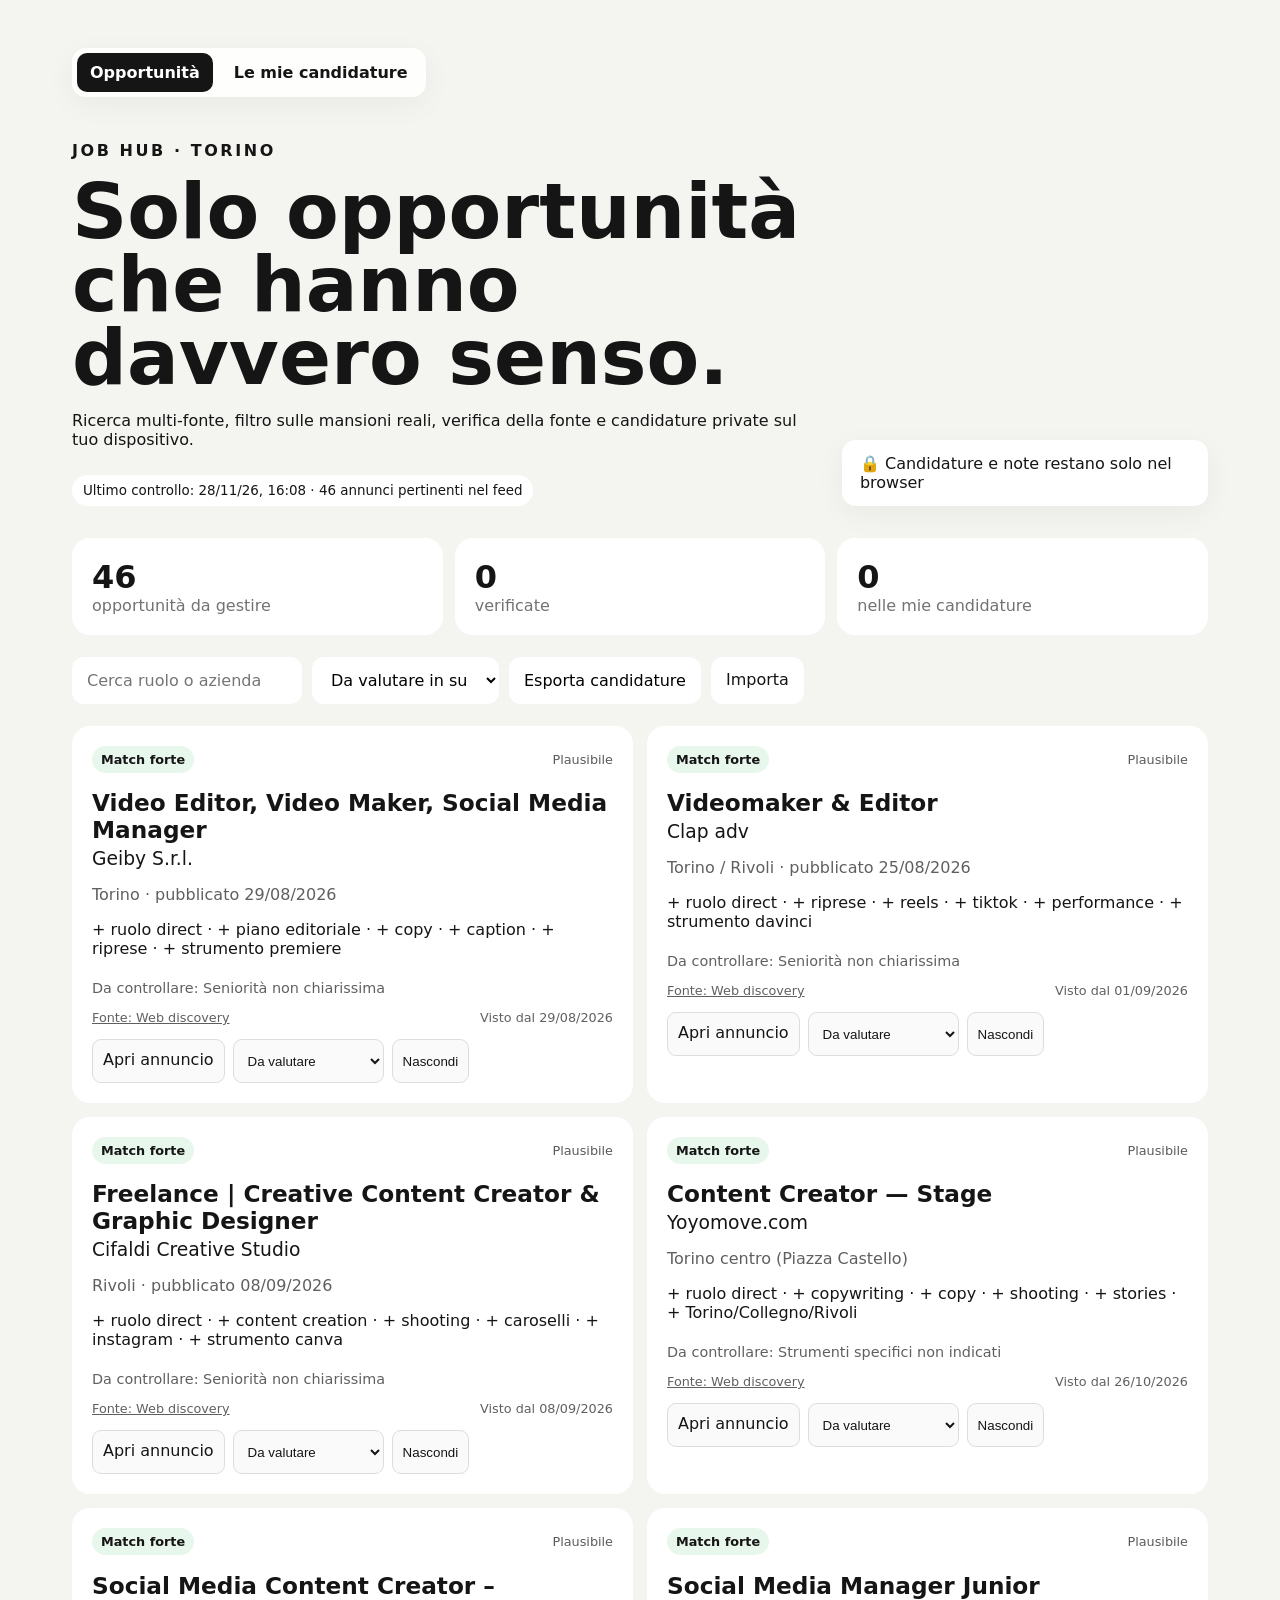
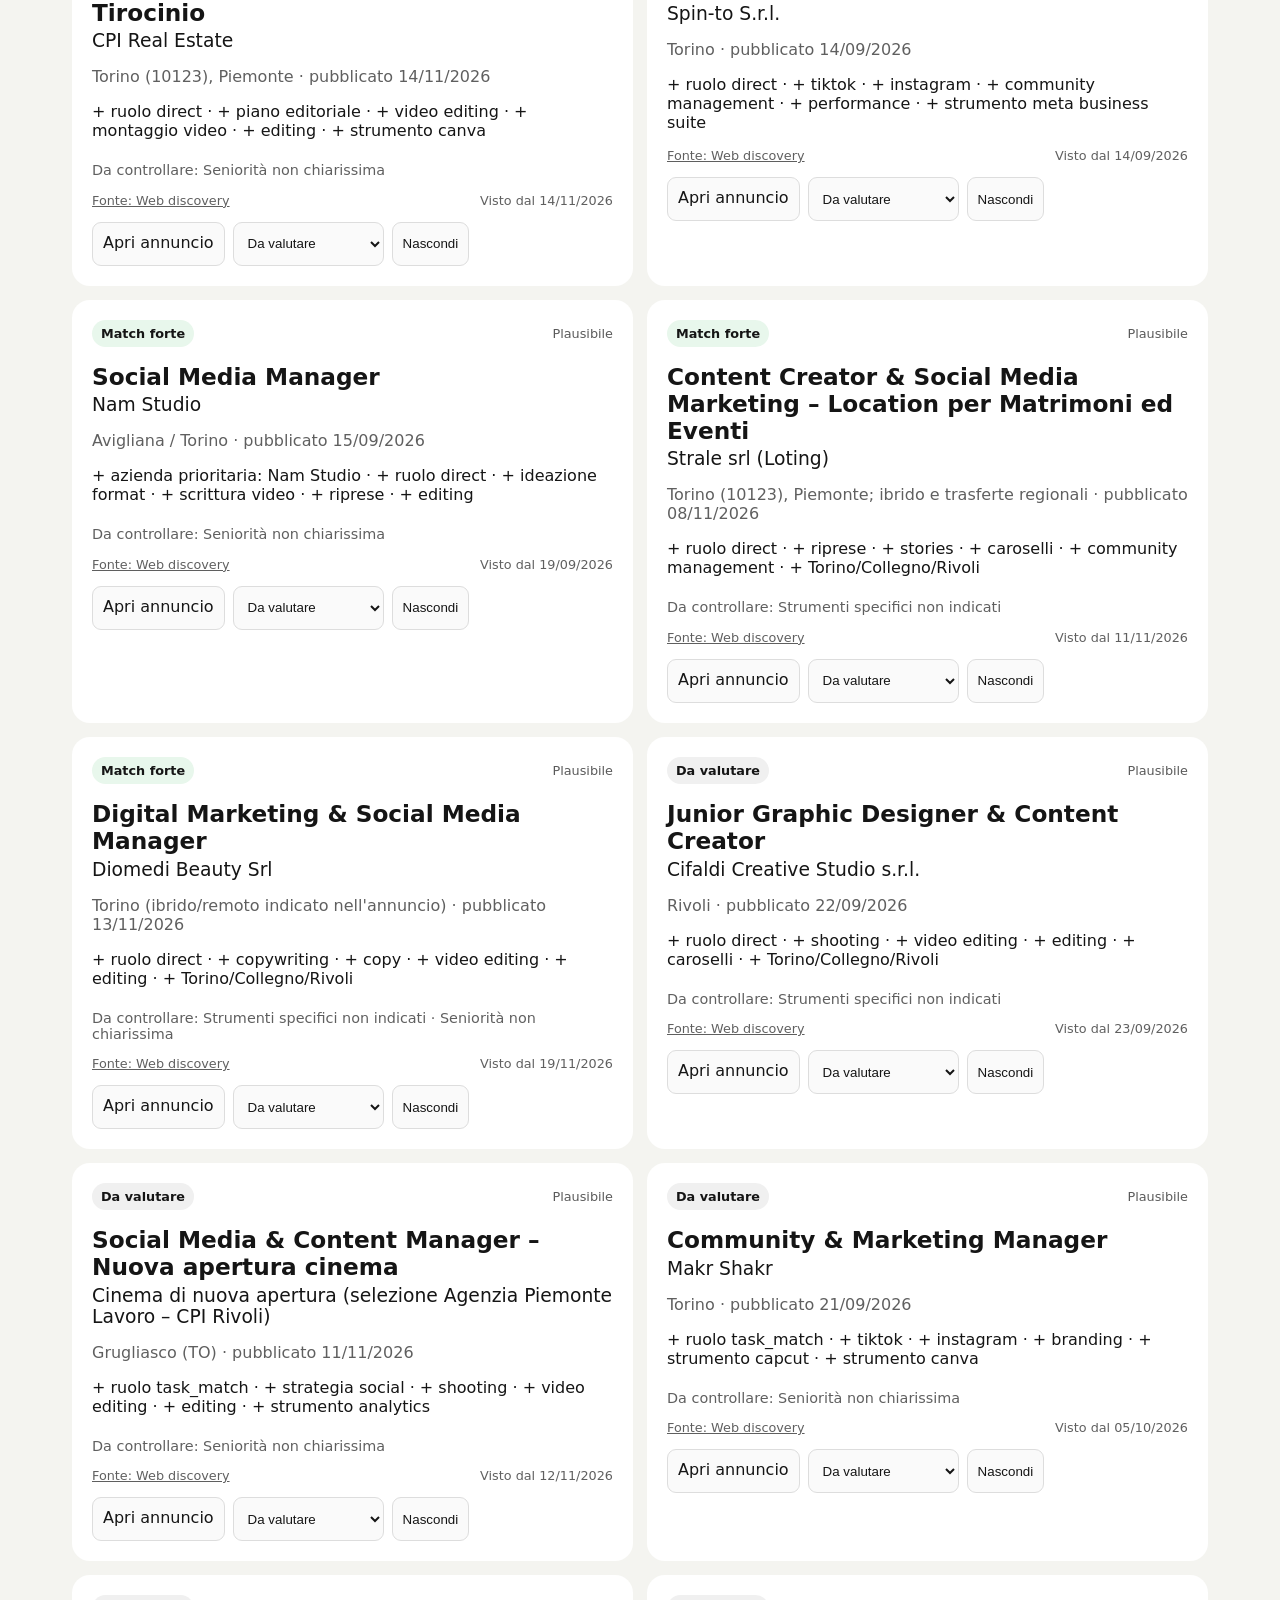
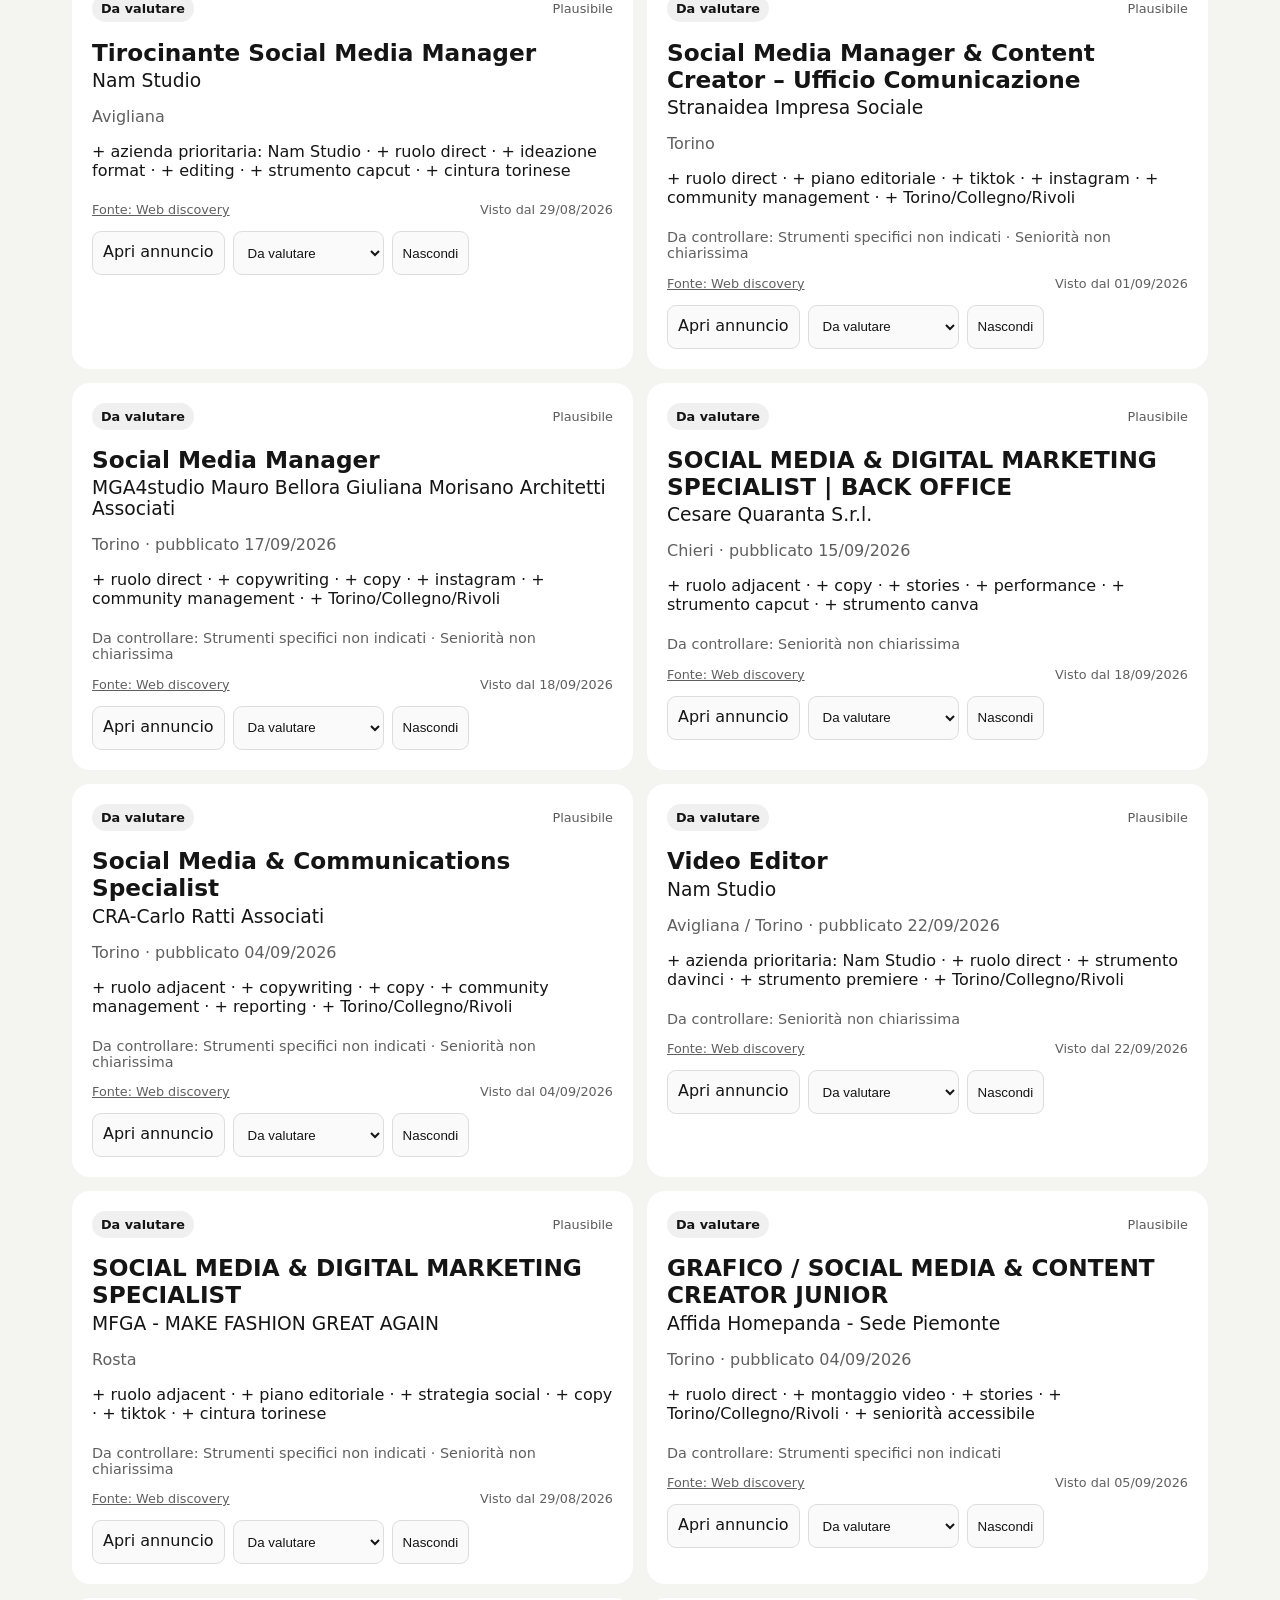
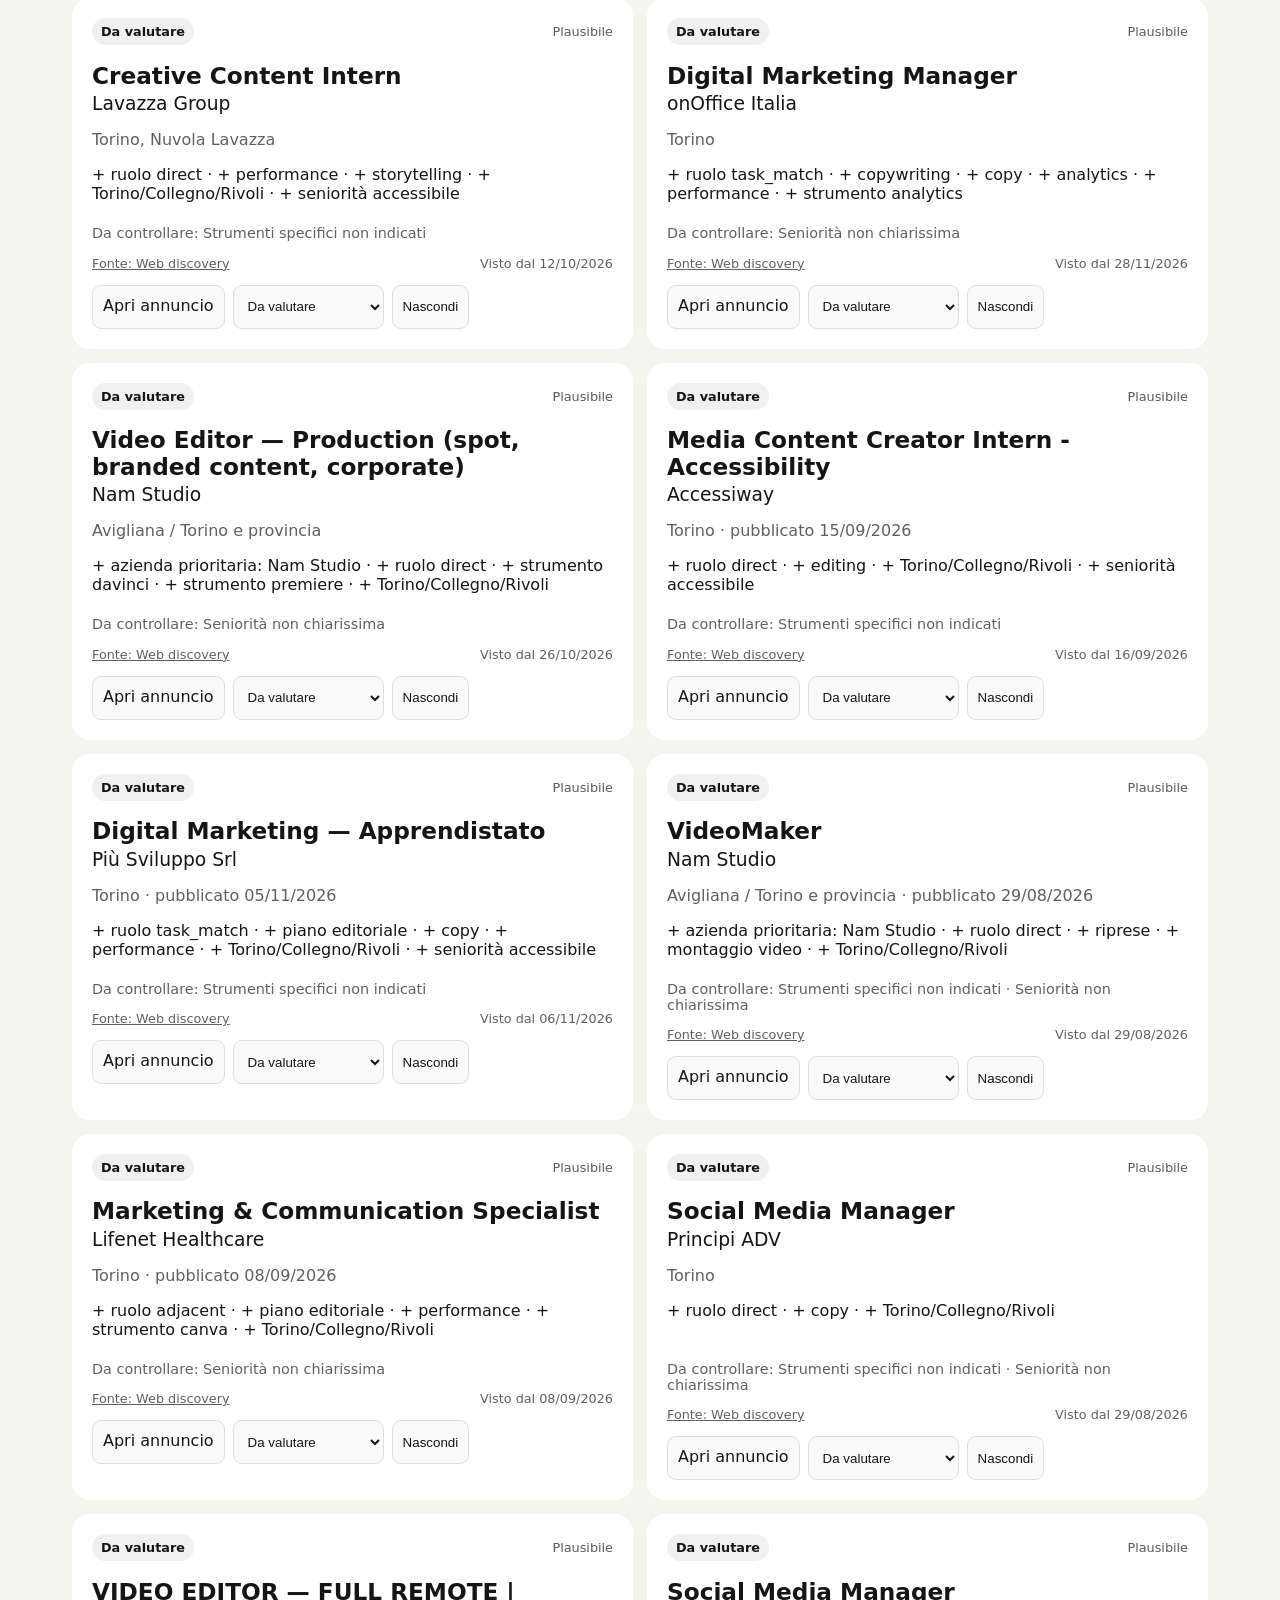
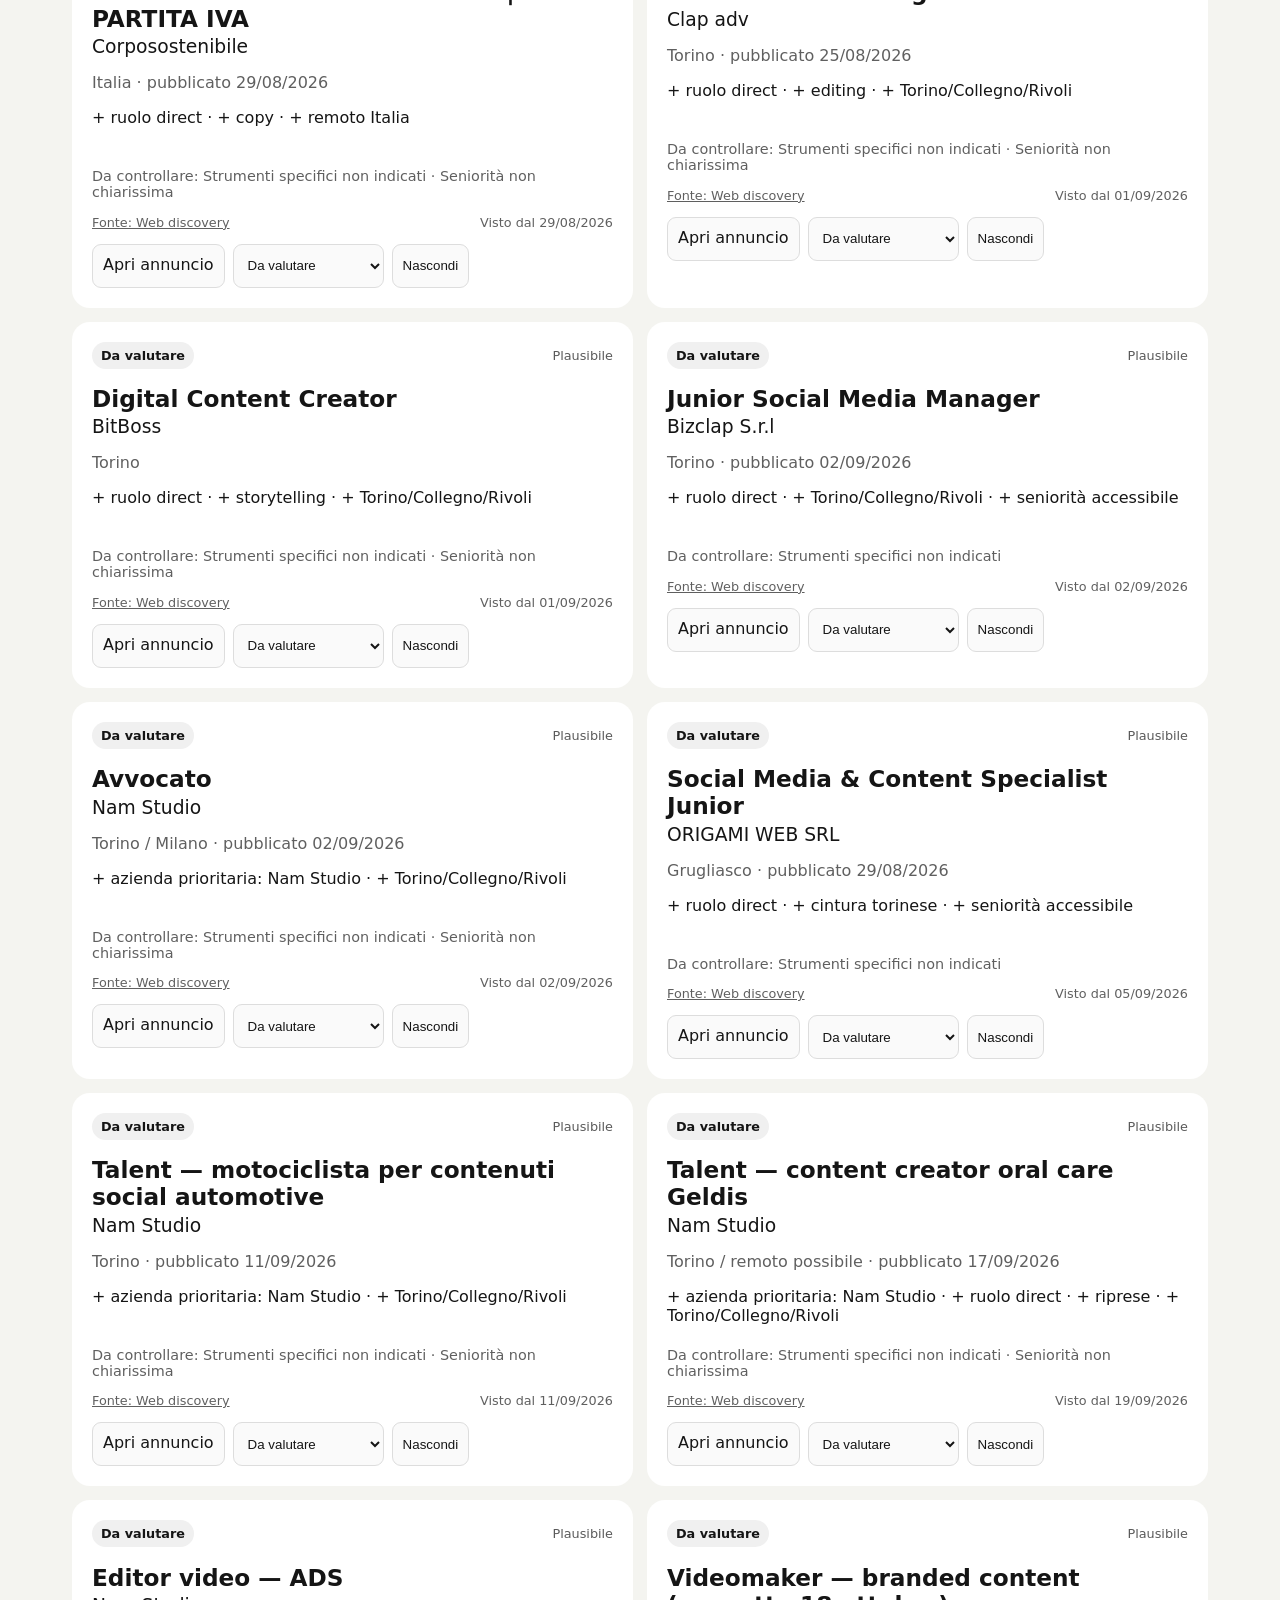
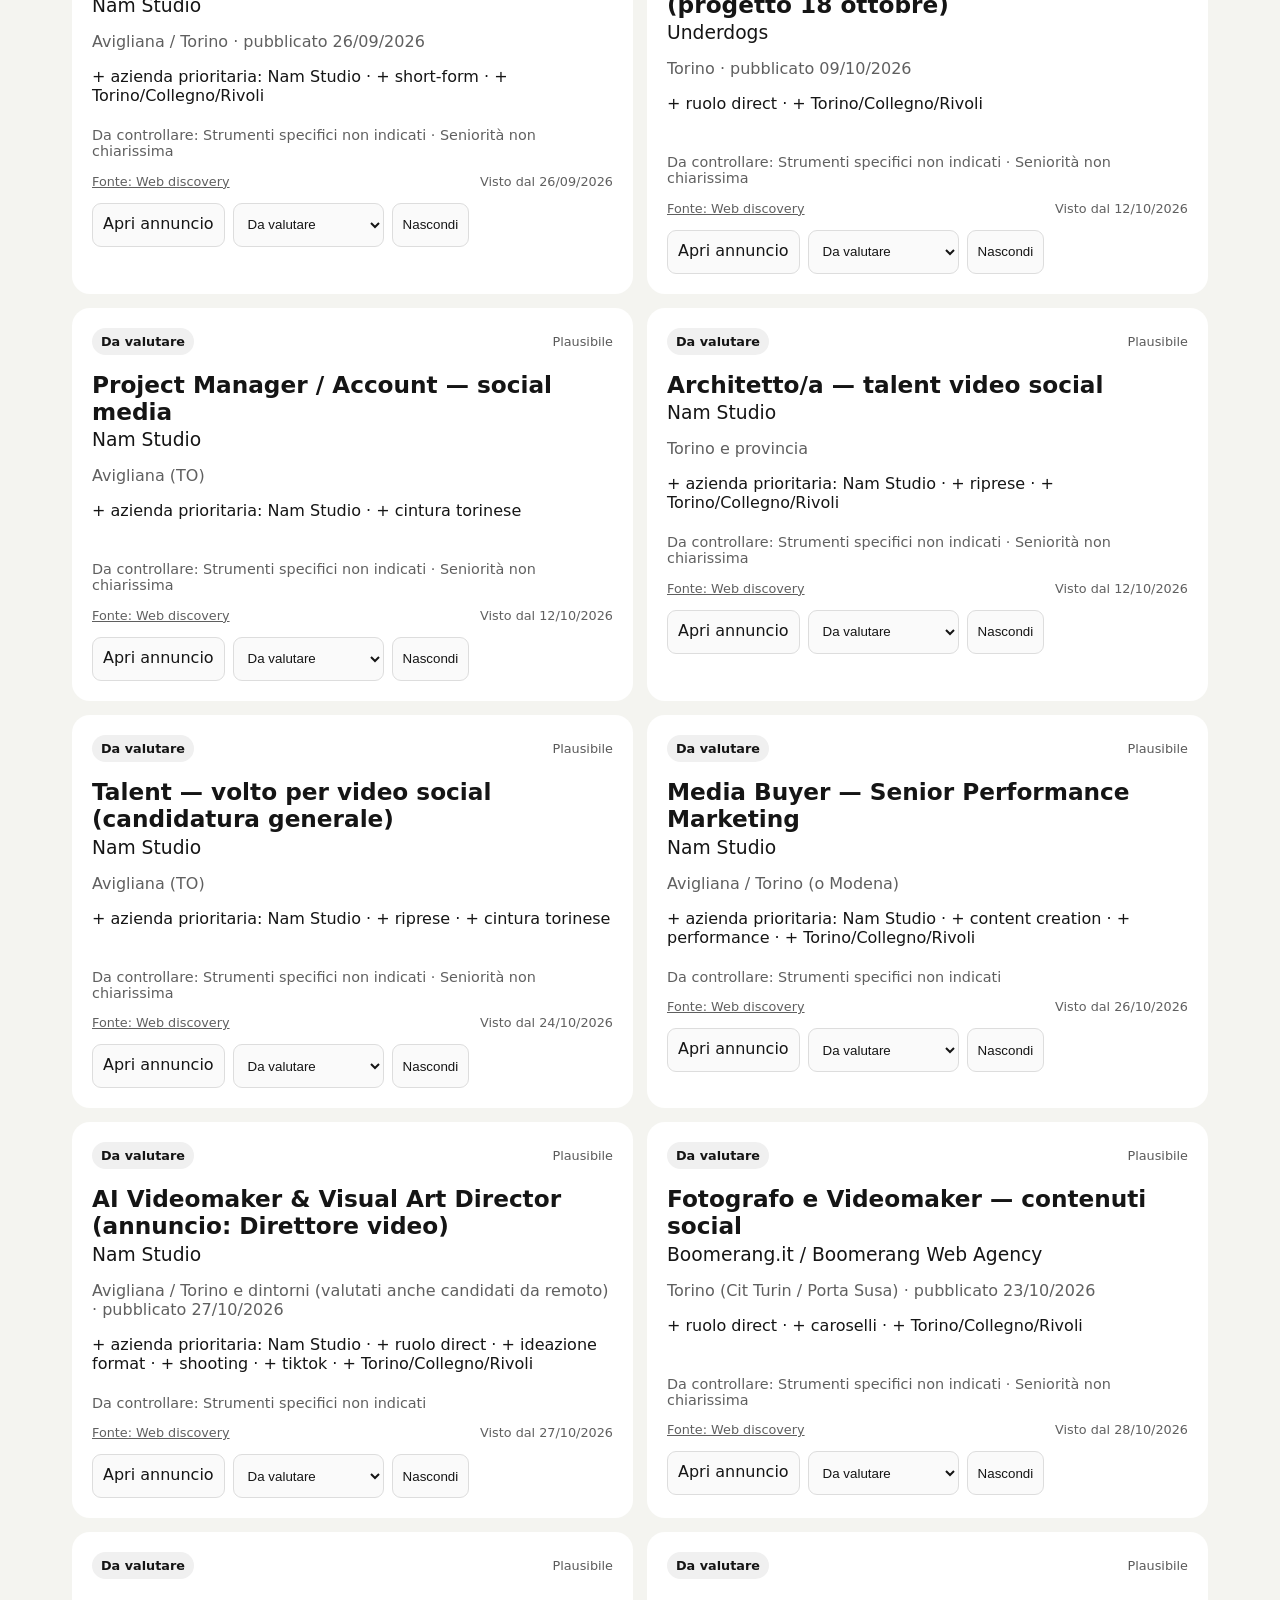
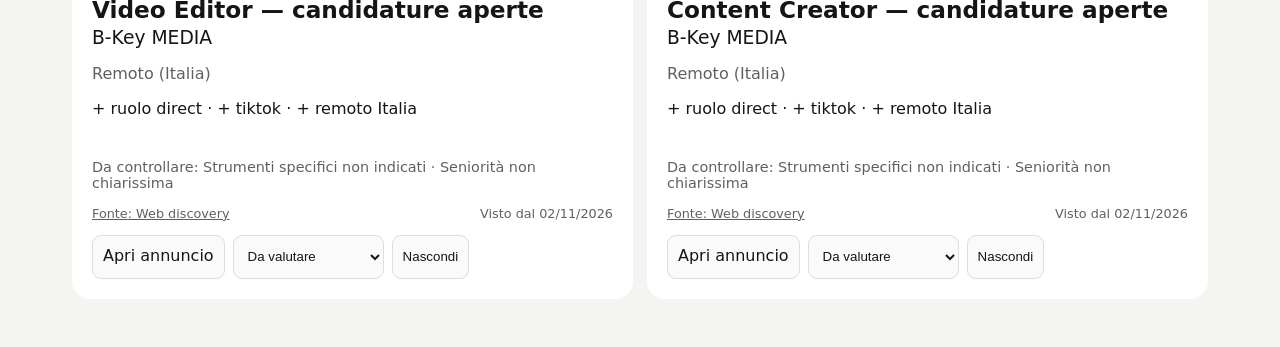
<file: public/index.html>
<!doctype html><html lang="it"><head><meta charset="utf-8"><meta name="viewport" content="width=device-width,initial-scale=1,viewport-fit=cover"><meta name="referrer" content="no-referrer"><meta name="theme-color" content="#f4f4f0"><meta name="apple-mobile-web-app-capable" content="yes"><meta name="apple-mobile-web-app-status-bar-style" content="default"><meta name="apple-mobile-web-app-title" content="Job Hub"><meta http-equiv="Content-Security-Policy" content="default-src 'self'; style-src 'self'; script-src 'self'; img-src 'self' data:; connect-src 'self'; manifest-src 'self'"><title>Job Hub</title><link rel="manifest" href="manifest.webmanifest"><link rel="icon" href="icon.svg" type="image/svg+xml"><link rel="stylesheet" href="styles.css"></head><body><main><nav class="app-nav"><a class="active" href="./">Opportunità</a><a href="candidature.html">Le mie candidature</a></nav><header><div><p class="eyebrow">JOB HUB · TORINO</p><h1>Solo opportunità che hanno davvero senso.</h1><p>Ricerca multi-fonte, filtro sulle mansioni reali, verifica della fonte e candidature private sul tuo dispositivo.</p><p id="refreshStatus" class="refresh-status" aria-live="polite">Controllo ultimo aggiornamento…</p></div><div class="privacy">🔒 Candidature e note restano solo nel browser</div></header><section id="stats" class="stats"></section><section class="toolbar"><input id="search" placeholder="Cerca ruolo o azienda" aria-label="Cerca ruolo o azienda"><select id="minScore" aria-label="Filtra per qualità del match"><option value="60">Da valutare in su</option><option value="75">Solo match forti</option><option value="85">Match ≥85</option></select><button id="export">Esporta candidature</button><label class="button">Importa<input id="import" type="file" accept="application/json" hidden></label></section><section id="jobs" class="grid"></section><p id="empty" hidden>Nessuna opportunità con questi filtri.</p></main><script src="freshness.js?v=1"></script><script src="app.js?v=4"></script></body></html>
</file>
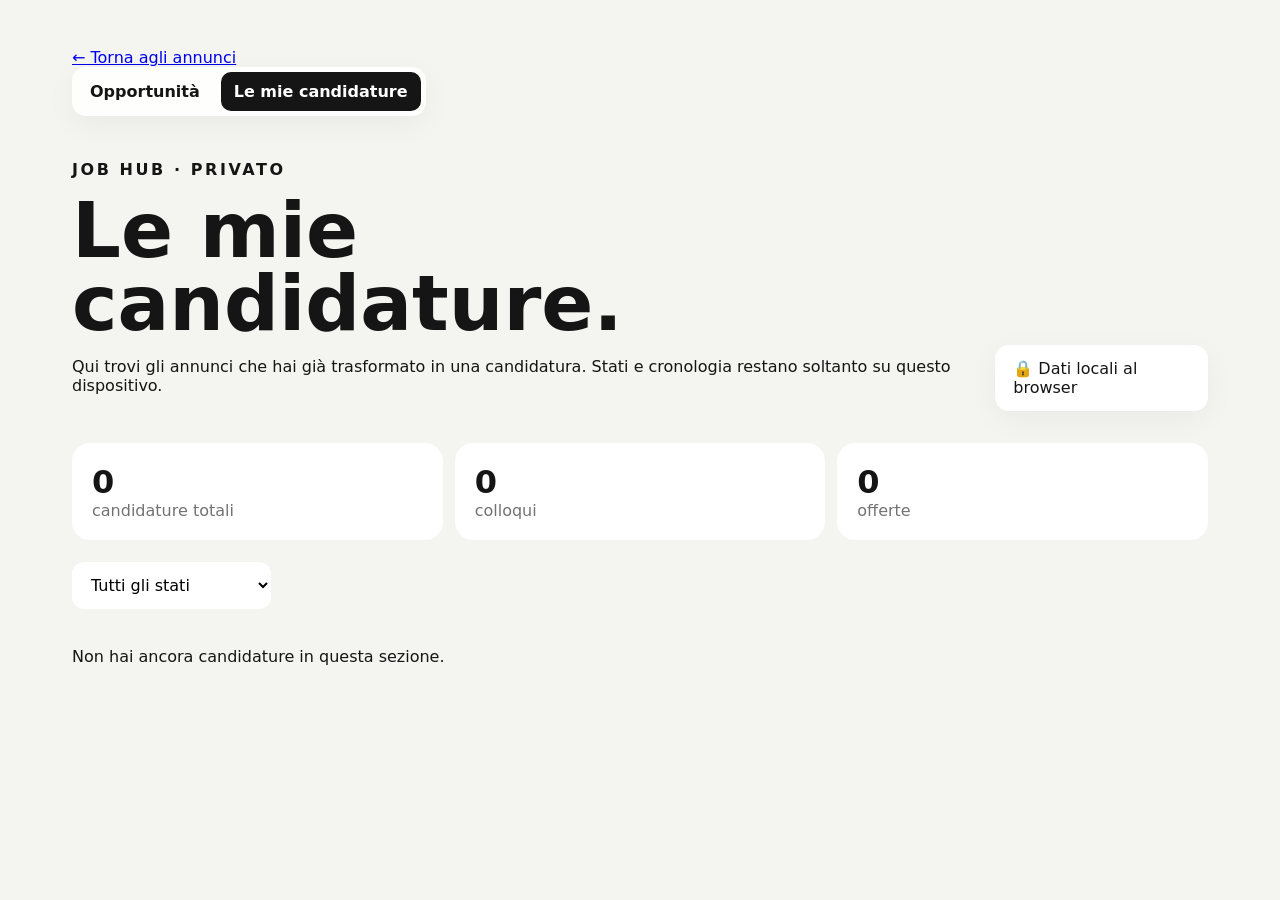
<file: public/candidature.html>
<!doctype html><html lang="it"><head><meta charset="utf-8"><meta name="viewport" content="width=device-width,initial-scale=1,viewport-fit=cover"><meta name="referrer" content="no-referrer"><meta name="theme-color" content="#f4f4f0"><meta name="apple-mobile-web-app-capable" content="yes"><meta name="apple-mobile-web-app-status-bar-style" content="default"><meta http-equiv="Content-Security-Policy" content="default-src 'self'; style-src 'self'; script-src 'self'; connect-src 'self'"><title>Le mie candidature · Job Hub</title><link rel="stylesheet" href="styles.css"></head><body><main><a class="back-link" href="./">← Torna agli annunci</a><nav class="app-nav"><a href="./">Opportunità</a><a class="active" href="candidature.html">Le mie candidature</a></nav><header><div><p class="eyebrow">JOB HUB · PRIVATO</p><h1>Le mie candidature.</h1><p>Qui trovi gli annunci che hai già trasformato in una candidatura. Stati e cronologia restano soltanto su questo dispositivo.</p></div><div class="privacy">🔒 Dati locali al browser</div></header><section id="applicationStats" class="stats"></section><section class="toolbar"><select id="statusFilter" aria-label="Filtra candidature per stato"><option value="">Tutti gli stati</option><option value="applied">Candidato</option><option value="confirmed">Conferma ricevuta</option><option value="reply">Risposta ricevuta</option><option value="interview">Colloquio</option><option value="second-interview">Secondo colloquio</option><option value="offer">Offerta</option><option value="rejected">Rifiutato</option><option value="withdrawn">Ritirato</option><option value="no-response">Nessuna risposta</option></select></section><section id="applications" class="grid"></section><p id="emptyApplications" hidden>Non hai ancora candidature in questa sezione.</p></main><script src="freshness.js?v=1"></script><script src="candidature.js?v=4"></script></body></html>
</file>
<file: public/styles.css>
:root{font-family:Inter,system-ui,-apple-system,sans-serif;color:#151515;background:#f4f4f0}*{box-sizing:border-box}body{margin:0;padding-top:env(safe-area-inset-top);padding-bottom:env(safe-area-inset-bottom)}main{max-width:1180px;margin:auto;padding:48px 22px}.app-nav{display:flex;gap:8px;margin-bottom:28px;position:sticky;top:max(8px,env(safe-area-inset-top));z-index:10;width:max-content;padding:5px;background:#ffffffdd;backdrop-filter:blur(16px);border-radius:14px;box-shadow:0 8px 30px #0000000c}.app-nav a{padding:10px 13px;border-radius:10px;color:inherit;text-decoration:none;font-weight:700}.app-nav a.active{background:#151515;color:#fff}header{display:flex;justify-content:space-between;gap:32px;align-items:end;margin-bottom:32px}h1{font-size:clamp(2.4rem,6vw,5rem);line-height:.95;max-width:850px;margin:.2em 0}.eyebrow{font-weight:800;letter-spacing:.16em}.privacy{background:#fff;padding:14px 18px;border-radius:14px;box-shadow:0 8px 30px #0000000c}.refresh-status{display:inline-block;margin:10px 0 0;padding:8px 11px;background:#fff;border-radius:999px;font-size:.84rem}.stats{display:grid;grid-template-columns:repeat(3,1fr);gap:12px}.stats div,article{background:#fff;border-radius:18px;padding:20px}.stats b{font-size:2rem;display:block}.stats span{opacity:.6}.toolbar{display:flex;gap:10px;flex-wrap:wrap;margin:22px 0}.toolbar input,.toolbar select,.toolbar button,.button{border:0;background:#fff;padding:13px 15px;border-radius:12px;font:inherit;min-height:44px}.grid{display:grid;grid-template-columns:repeat(2,1fr);gap:14px}article h2{font-size:1.45rem;margin:.7em 0 .2em}article h3{margin:0;font-weight:500}.top,.source-row{display:flex;justify-content:space-between;gap:10px;align-items:center;font-size:.8rem}.badge{font-weight:800;background:#f0f0f0;border-radius:999px;padding:6px 9px}.badge.strong{background:#e8f7ec}.verify{opacity:.7}.meta,.gaps,.source-row{opacity:.68}.why{min-height:44px}.gaps{font-size:.9rem}.source-row{margin:14px 0}.source{color:inherit}.actions{display:flex;gap:8px;flex-wrap:wrap}.actions a,.actions button,.actions select{padding:10px;border-radius:9px;border:1px solid #ddd;background:#fafafa;color:inherit;text-decoration:none;min-height:44px}@media(max-width:700px){header{display:block}.privacy{margin-top:18px}.grid,.stats{grid-template-columns:1fr}main{padding:18px max(16px,env(safe-area-inset-right)) 28px max(16px,env(safe-area-inset-left))}.app-nav{margin-bottom:22px}h1{font-size:clamp(2.35rem,12vw,4rem)}.source-row{align-items:flex-start;flex-direction:column}.toolbar{display:grid;grid-template-columns:1fr 1fr}.toolbar input,.toolbar select{grid-column:1/-1;width:100%;font-size:16px}.toolbar button,.button{text-align:center}.actions{display:grid;grid-template-columns:1fr 1fr}.actions a{display:flex;align-items:center;justify-content:center}.actions select{grid-column:1/-1;width:100%;font-size:16px}.top{align-items:flex-start}.refresh-status{border-radius:12px;line-height:1.35}}
</file>
